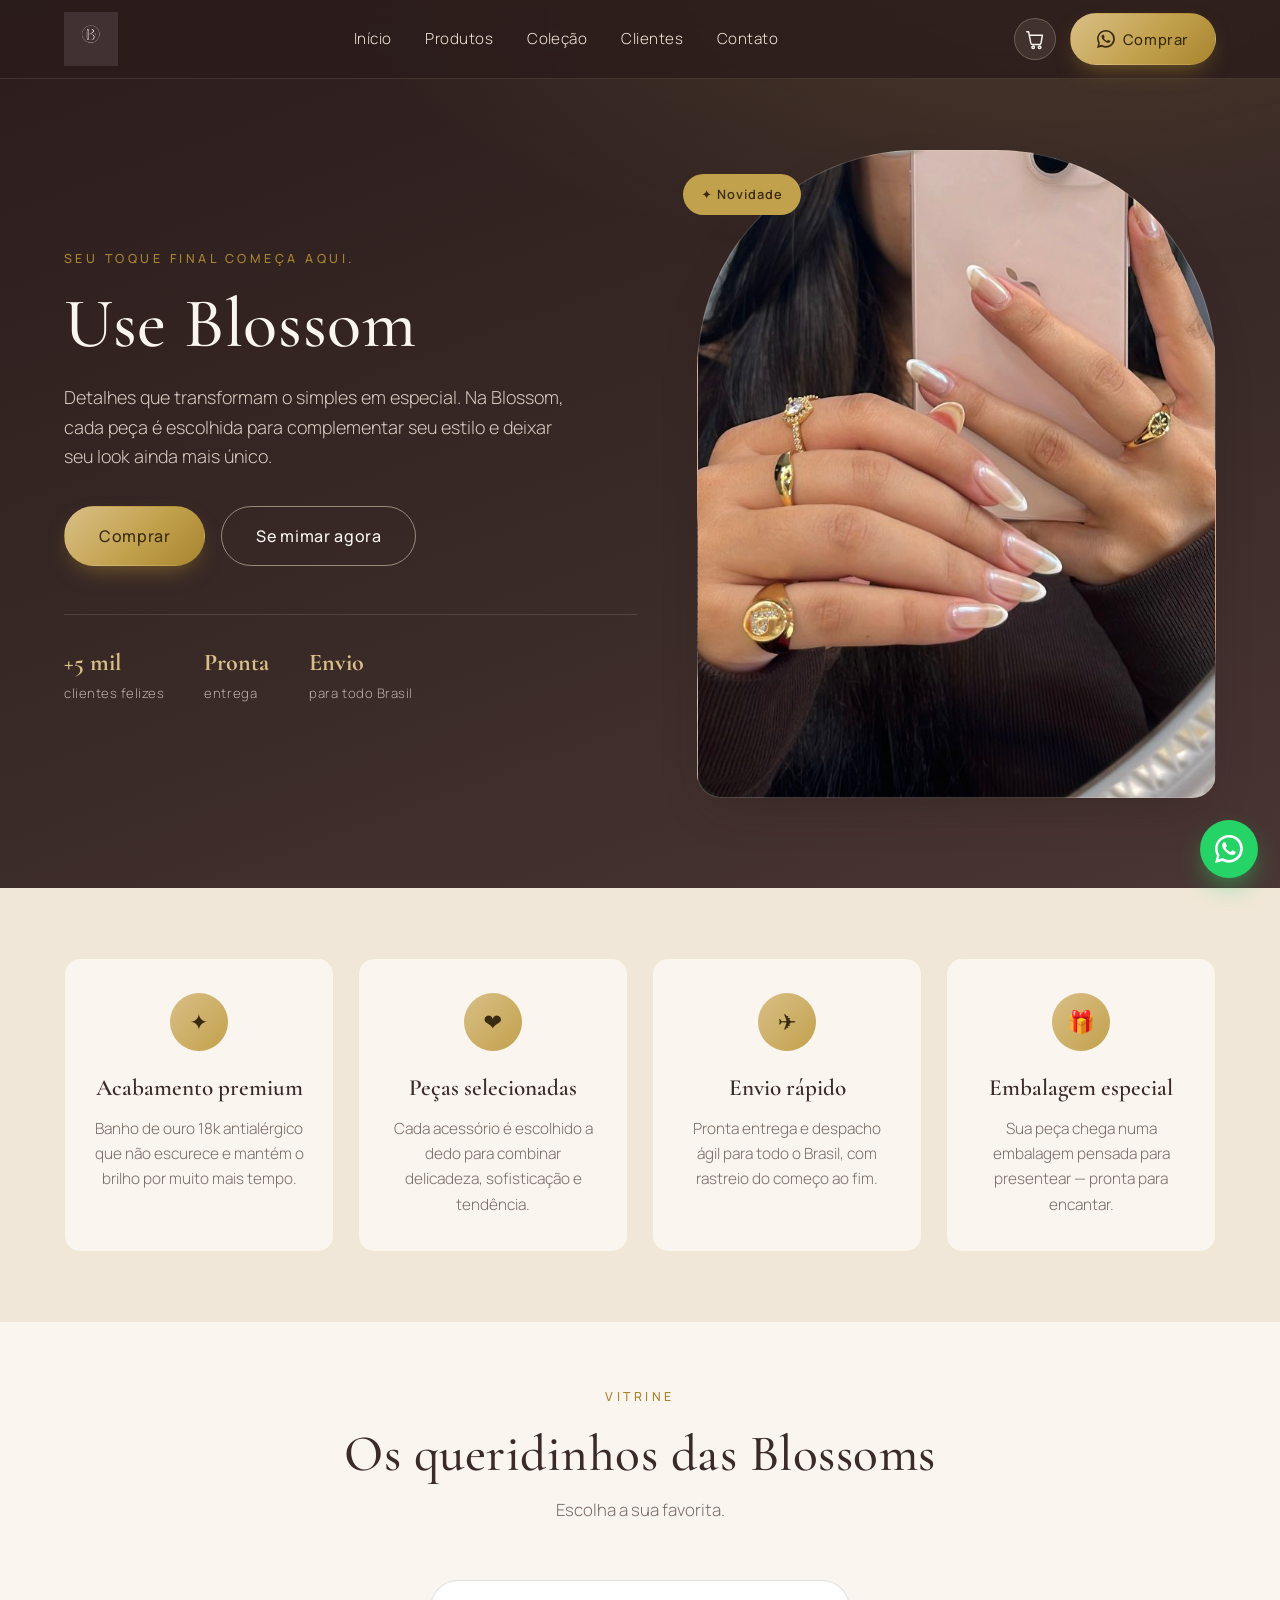
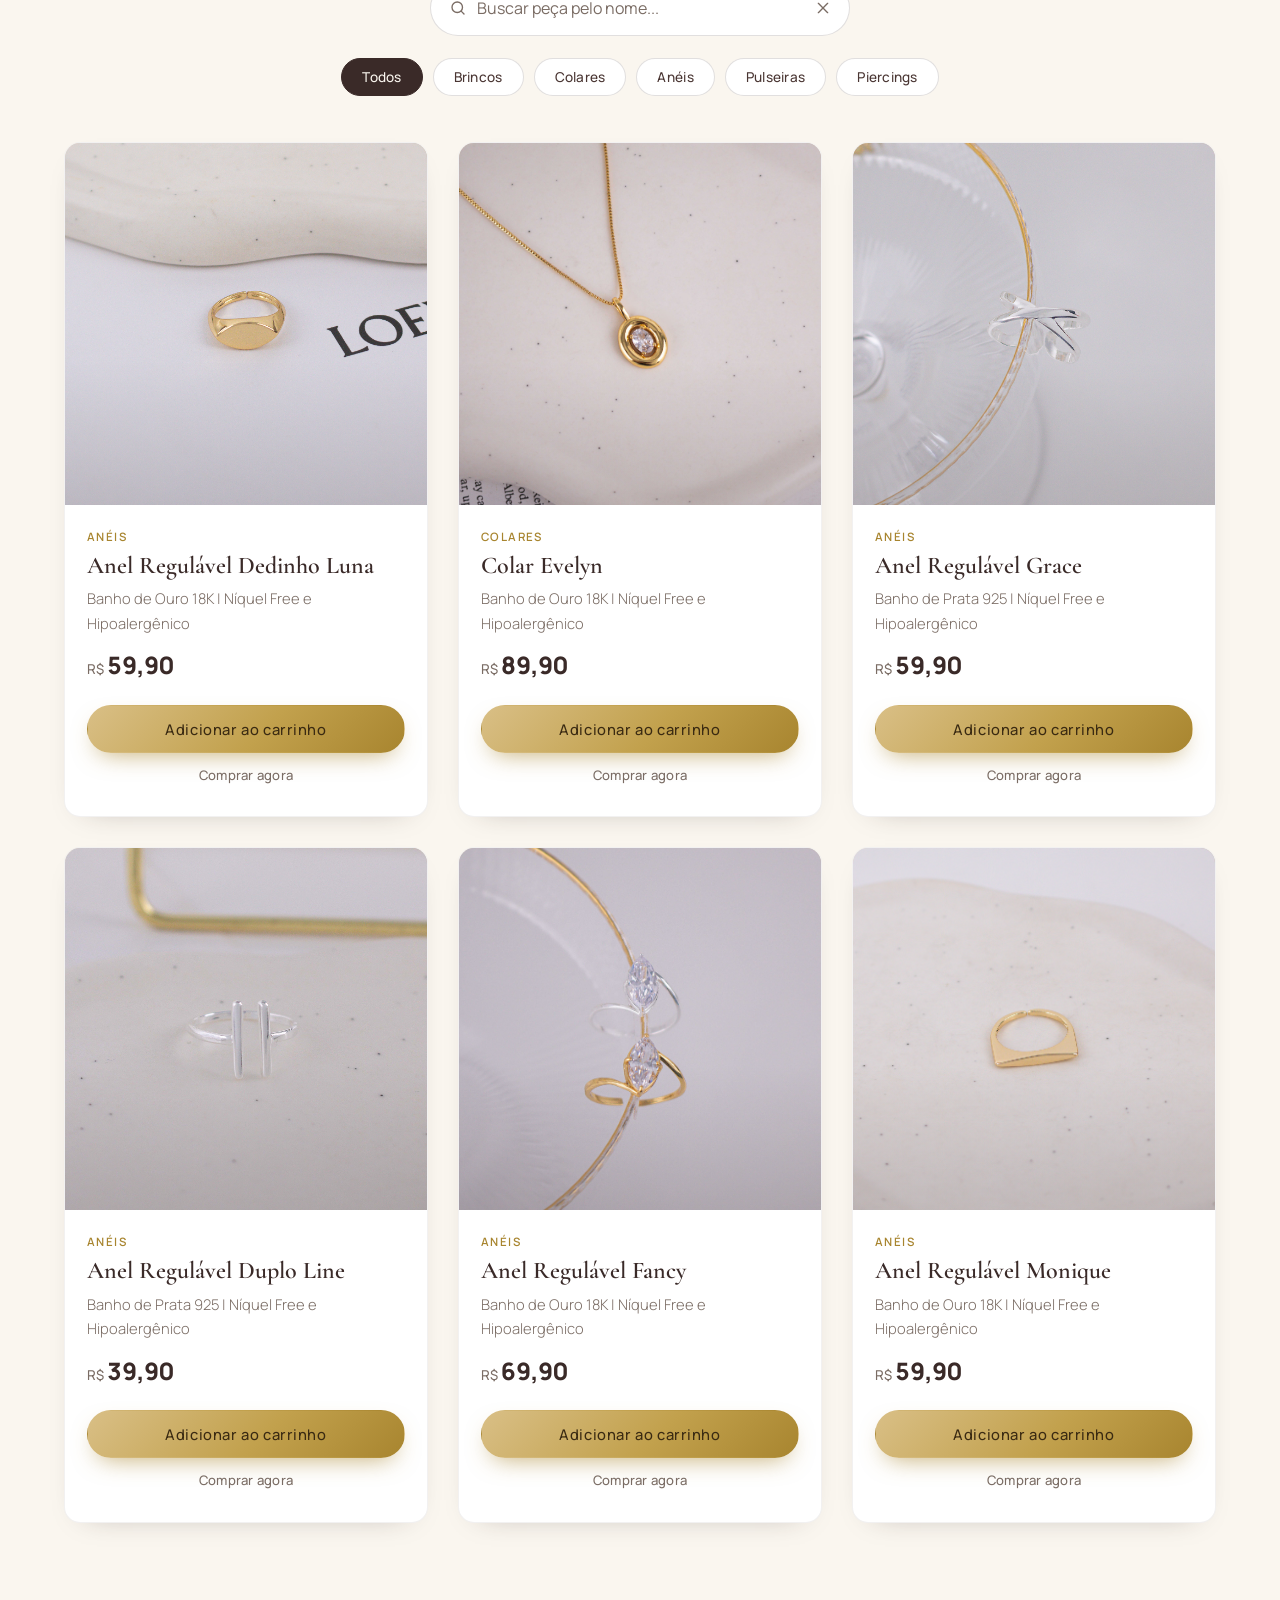
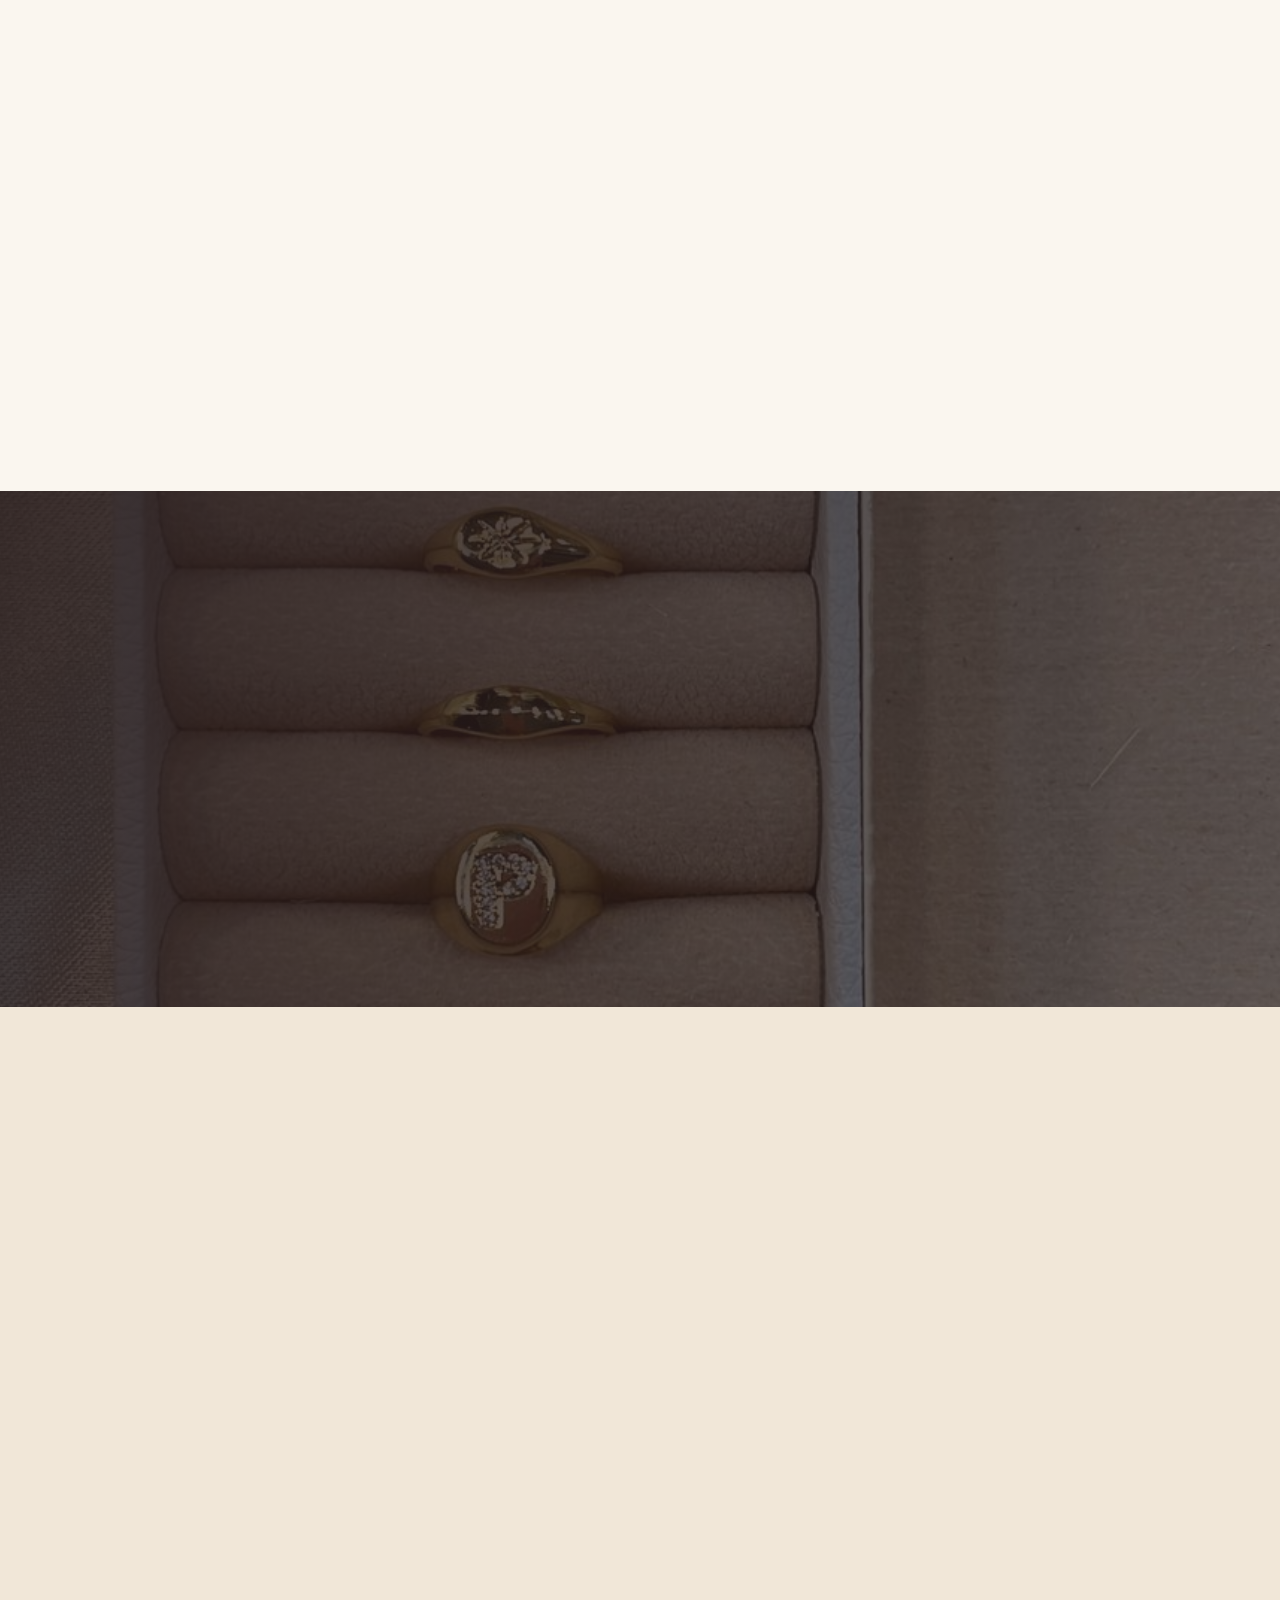
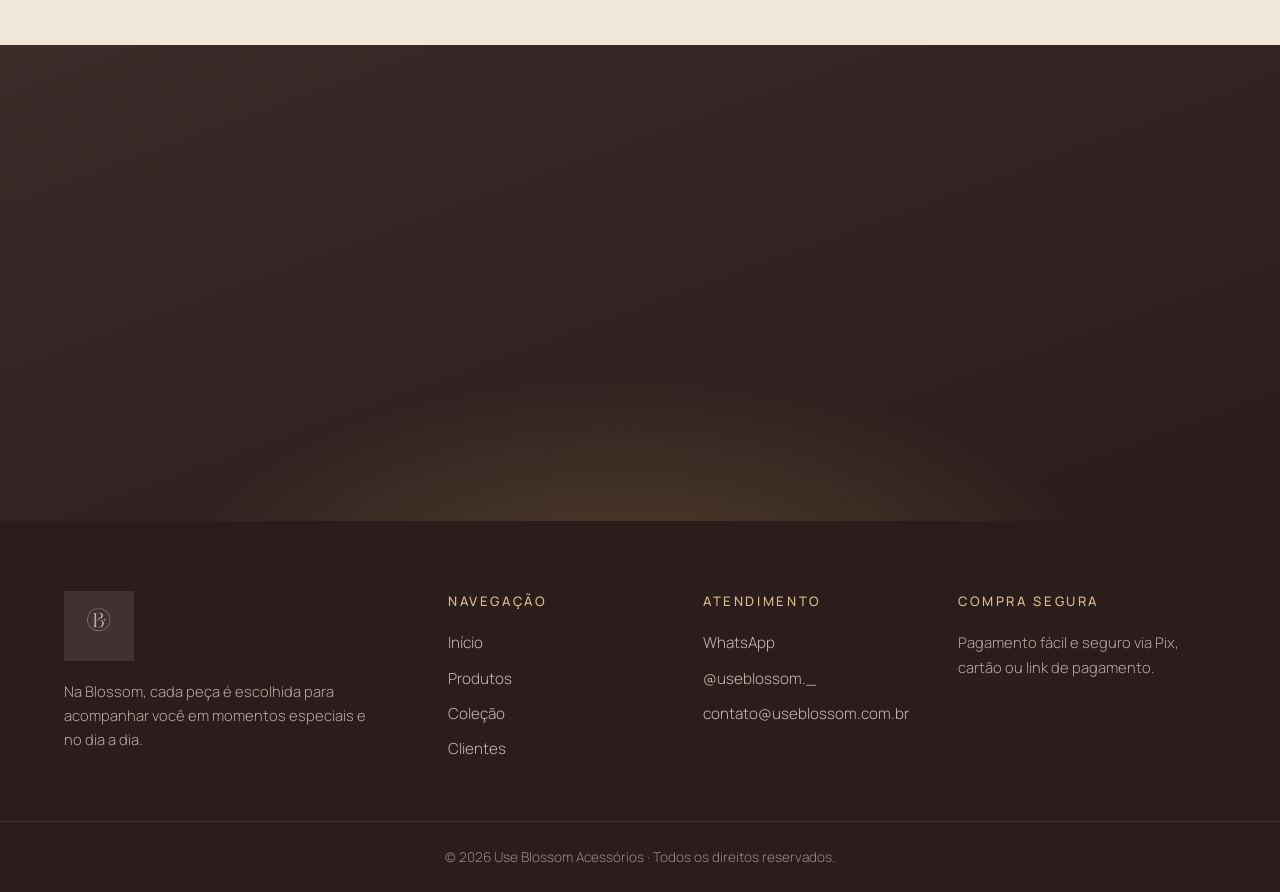
<file: index.html>
<!DOCTYPE html>
<html lang="pt-BR">
<head>
  <meta charset="UTF-8" />
  <meta name="viewport" content="width=device-width, initial-scale=1.0" />
  <meta name="description" content="Use Blossom — Acessórios femininos delicados e sofisticados. Peças banhadas a ouro que transformam qualquer look." />
  <title>Use Blossom · Acessórios que florescem em você</title>

  <!-- Fonts -->
  <link rel="preconnect" href="https://fonts.googleapis.com" />
  <link rel="preconnect" href="https://fonts.gstatic.com" crossorigin />
  <link href="https://fonts.googleapis.com/css2?family=Cormorant+Garamond:ital,wght@0,400;0,500;0,600;1,400&amp;family=Manrope:wght@300;400;500;600;700;800&amp;display=swap" rel="stylesheet" />

  <link rel="stylesheet" href="styles.css" />
</head>
<body>

  <!-- ===================== HEADER ===================== -->
  <header class="header" id="header">
    <div class="container header__inner">
      <a href="#inicio" class="brand">
        <img src="images/logo.png" alt="Use Blossom Acessórios" class="brand__logo" onerror="this.style.display='none'" />
        <span class="brand__fallback">
          <span class="brand__name">Use Blossom</span>
          <span class="brand__tag">Acessórios</span>
        </span>
      </a>

      <nav class="nav" id="nav">
        <a href="#inicio" class="nav__link">Início</a>
        <a href="#produtos" class="nav__link">Produtos</a>
        <a href="#colecao" class="nav__link">Coleção</a>
        <a href="#depoimentos" class="nav__link">Clientes</a>
        <a href="#contato" class="nav__link">Contato</a>
      </nav>

      <div class="header__actions">
        <button type="button" class="cart-btn" id="cartToggle" aria-haspopup="dialog" aria-controls="cartDrawer" aria-label="Abrir carrinho de compras">
          <svg viewBox="0 0 24 24" width="22" height="22" fill="none" stroke="currentColor" stroke-width="1.6" stroke-linecap="round" stroke-linejoin="round" aria-hidden="true">
            <path d="M3 4h2l2.4 12.4a2 2 0 0 0 2 1.6h7.2a2 2 0 0 0 2-1.6L20 8H6"/>
            <circle cx="10" cy="21" r="1.4"/><circle cx="17" cy="21" r="1.4"/>
          </svg>
          <span class="cart-btn__badge" id="cartBadge" hidden>0</span>
        </button>
        <a href="#produtos" data-wa data-msg="Olá! Quero comprar um acessório Use Blossom"
           class="btn btn--gold header__cta" target="_blank" rel="noopener">
          <svg viewBox="0 0 24 24" width="18" height="18" fill="currentColor" aria-hidden="true"><path d="M20.5 3.5A11.8 11.8 0 0 0 12 0C5.4 0 .1 5.3.1 11.9c0 2.1.6 4.1 1.6 5.9L0 24l6.4-1.7c1.7.9 3.6 1.4 5.6 1.4 6.6 0 11.9-5.3 11.9-11.9 0-3.2-1.2-6.1-3.4-8.3zM12 21.4c-1.8 0-3.5-.5-5-1.4l-.4-.2-3.7 1 1-3.6-.2-.4a9.5 9.5 0 0 1-1.5-5.1c0-5.3 4.3-9.6 9.7-9.6 2.6 0 5 1 6.8 2.8a9.5 9.5 0 0 1 2.8 6.8c0 5.3-4.3 9.7-9.8 9.7zm5.3-7.2c-.3-.1-1.7-.9-2-1-.3-.1-.5-.1-.7.1-.2.3-.7 1-.9 1.1-.2.2-.3.2-.6.1-.3-.1-1.2-.5-2.3-1.4-.9-.8-1.4-1.7-1.6-2-.2-.3 0-.5.1-.6l.5-.5c.1-.2.2-.3.3-.5 0-.2 0-.4 0-.5-.1-.2-.7-1.6-.9-2.2-.2-.5-.5-.5-.7-.5h-.6c-.2 0-.5.1-.8.4-.3.3-1 1-1 2.4s1 2.8 1.2 3c.1.2 2 3.1 4.9 4.3.7.3 1.2.5 1.6.6.7.2 1.3.2 1.8.1.5-.1 1.7-.7 1.9-1.4.2-.7.2-1.2.2-1.4-.1-.1-.3-.2-.6-.3z"/></svg>
          <span class="header__cta-text">Comprar</span>
        </a>
        <button class="nav-toggle" id="navToggle" aria-label="Abrir menu">
          <span></span><span></span><span></span>
        </button>
      </div>
    </div>
  </header>

  <!-- ===================== HERO ===================== -->
  <section class="hero" id="inicio">
    <div class="container hero__inner">
      <div class="hero__content reveal">
        <span class="eyebrow" data-c="hero.eyebrow">✦ Coleção 2026 · Banhado a ouro 18k</span>
        <h1 class="hero__title" id="heroTitle">Acessórios que <em>florescem</em> em você</h1>
        <p class="hero__subtitle" data-c="hero.subtitulo">
          Peças delicadas, sofisticadas e atemporais para mulheres marcantes.
          Acabamento premium, brilho que dura e aquele toque de elegância no seu dia a dia.
        </p>
        <div class="hero__actions">
          <a href="#produtos" class="btn btn--gold btn--lg" data-c="hero.botao1">Comprar agora</a>
          <a href="#colecao" class="btn btn--ghost btn--lg" data-c="hero.botao2">Ver coleção</a>
        </div>
        <div class="hero__trust" id="heroTrust">
          <div><strong>+5 mil</strong><span>clientes felizes</span></div>
          <div><strong>Pronta</strong><span>entrega</span></div>
          <div><strong>Envio</strong><span>para todo Brasil</span></div>
        </div>
      </div>

      <div class="hero__media reveal">
        <div class="hero__image" style="background-image:url('images/hero.jpg')"></div>
        <span class="hero__badge">✦ Novidade</span>
      </div>
    </div>
  </section>

  <!-- ===================== DIFERENCIAIS ===================== -->
  <section class="features">
    <div class="container features__grid" id="featuresGrid">
      <article class="feature reveal">
        <span class="feature__icon">✦</span>
        <h3>Acabamento premium</h3>
        <p>Banho de ouro 18k antialérgico que não escurece e mantém o brilho por muito mais tempo.</p>
      </article>
      <article class="feature reveal">
        <span class="feature__icon">❤</span>
        <h3>Peças selecionadas</h3>
        <p>Cada acessório é escolhido a dedo para combinar delicadeza, sofisticação e tendência.</p>
      </article>
      <article class="feature reveal">
        <span class="feature__icon">✈</span>
        <h3>Envio rápido</h3>
        <p>Pronta entrega e despacho ágil para todo o Brasil, com rastreio do começo ao fim.</p>
      </article>
      <article class="feature reveal">
        <span class="feature__icon">🎁</span>
        <h3>Embalagem especial</h3>
        <p>Sua peça chega numa embalagem pensada para presentear — pronta para encantar.</p>
      </article>
    </div>
  </section>

  <!-- ===================== DESTAQUES ===================== -->
  <!-- Aparece só quando houver peças marcadas como destaque no painel /admin -->
  <section class="products products--destaques" id="destaques" hidden>
    <div class="container">
      <div class="section-head reveal">
        <span class="eyebrow" data-c="secao_destaques.eyebrow">Seleção da Blossom</span>
        <h2 class="section-title" data-c="secao_destaques.titulo">Destaques</h2>
        <p class="section-sub" data-c="secao_destaques.subtitulo">As peças que separamos com carinho para você.</p>
      </div>
      <div class="products__grid" id="destaquesGrid"></div>
    </div>
  </section>

  <!-- ===================== PRODUTOS ===================== -->
  <section class="products" id="produtos">
    <div class="container">
      <div class="section-head reveal">
        <span class="eyebrow" data-c="secao_produtos.eyebrow">Vitrine</span>
        <h2 class="section-title" data-c="secao_produtos.titulo">Os queridinhos da loja</h2>
        <p class="section-sub" data-c="secao_produtos.subtitulo">Peças que vendem sozinhas — escolha a sua favorita.</p>
      </div>

      <!-- Busca por nome (aparece quando houver produtos suficientes) -->
      <div class="search" id="searchBox" hidden>
        <label class="sr-only" for="searchInput">Buscar peça pelo nome</label>
        <svg class="search__icon" viewBox="0 0 24 24" width="18" height="18" fill="none" stroke="currentColor" stroke-width="1.8" stroke-linecap="round" aria-hidden="true">
          <circle cx="11" cy="11" r="7" /><path d="M20 20l-3.5-3.5" />
        </svg>
        <input type="search" id="searchInput" class="search__input" placeholder="Buscar peça pelo nome..." autocomplete="off" />
        <button type="button" class="search__clear" id="searchClear" aria-label="Limpar busca">
          <svg viewBox="0 0 24 24" width="16" height="16" fill="none" stroke="currentColor" stroke-width="2" stroke-linecap="round" aria-hidden="true"><path d="M5 5l14 14M19 5L5 19"/></svg>
        </button>
      </div>

      <!-- Filtro de categorias, gerado dinamicamente a partir das categorias existentes nos produtos -->
      <div class="filters" id="filters" role="group" aria-label="Filtrar produtos por categoria"></div>

      <!-- Os produtos são gerados a partir de products.json (editável pelo painel /admin) -->
      <div class="products__grid" id="productsGrid"></div>
      <p class="products__empty" id="productsEmpty" hidden>Nenhum produto nesta categoria no momento.</p>
    </div>
  </section>

  <!-- ===================== COLEÇÃO (banner) ===================== -->
  <section class="collection" id="colecao">
    <div class="collection__bg" style="background-image:url('images/colecao.jpg')"></div>
    <div class="container collection__inner reveal">
      <span class="eyebrow eyebrow--light" data-c="colecao.eyebrow">A coleção</span>
      <h2 class="collection__title" data-c="colecao.titulo">Peças que transformam<br>qualquer look</h2>
      <p class="collection__text" data-c="colecao.texto">
        Acessórios delicados para mulheres marcantes. Do trabalho ao date,
        do casual ao especial — a Use Blossom acompanha cada momento seu.
      </p>
      <a href="#produtos" class="btn btn--gold btn--lg" data-c="colecao.botao">Escolher meu acessório</a>
    </div>
  </section>

  <!-- ===================== DEPOIMENTOS ===================== -->
  <section class="testimonials" id="depoimentos">
    <div class="container">
      <div class="section-head reveal">
        <span class="eyebrow" data-c="secao_depoimentos.eyebrow">Clientes</span>
        <h2 class="section-title" data-c="secao_depoimentos.titulo">Quem usa, ama</h2>
        <p class="section-sub" data-c="secao_depoimentos.subtitulo">Mais de 5 mil pedidos enviados com muito carinho.</p>
      </div>

      <div class="testimonials__grid" id="testimonialsGrid">
        <figure class="quote reveal">
          <div class="quote__stars">★★★★★</div>
          <blockquote>"Apaixonada! O brinco de coração é ainda mais lindo pessoalmente e não escureceu nada. Virei cliente fiel."</blockquote>
          <figcaption>— Marina S.</figcaption>
        </figure>
        <figure class="quote reveal">
          <div class="quote__stars">★★★★★</div>
          <blockquote>"Chegou super rápido e a embalagem é um luxo. Comprei pra mim e já encomendei pra presentear minha mãe."</blockquote>
          <figcaption>— Júlia R.</figcaption>
        </figure>
        <figure class="quote reveal">
          <div class="quote__stars">★★★★★</div>
          <blockquote>"Os anéis combinam com tudo e o dourado é perfeito. Recebi vários elogios no mesmo dia que usei!"</blockquote>
          <figcaption>— Camila A.</figcaption>
        </figure>
      </div>
    </div>
  </section>

  <!-- ===================== CTA FINAL ===================== -->
  <section class="cta">
    <div class="container cta__inner reveal">
      <h2 class="cta__title" data-c="cta.titulo">Escolha agora o acessório perfeito para você</h2>
      <p class="cta__text" data-c="cta.texto">Brilho que dura, elegância que fica. Garanta o seu antes que esgote.</p>
      <a href="#produtos" data-wa data-msg="Olá! Quero comprar na Use Blossom" data-c="cta.botao" class="btn btn--gold btn--lg" target="_blank" rel="noopener">Comprar pelo WhatsApp</a>
    </div>
  </section>

  <!-- ===================== FOOTER ===================== -->
  <footer class="footer" id="contato">
    <div class="container footer__grid">
      <div class="footer__col">
        <img src="images/logo.png" alt="Use Blossom" class="footer__logo" onerror="this.style.display='none'" />
        <p class="footer__about" data-c="footer.sobre">Acessórios femininos delicados e sofisticados, feitos para florescer em você. Banhados a ouro 18k.</p>
      </div>
      <div class="footer__col">
        <h4>Navegação</h4>
        <a href="#inicio">Início</a>
        <a href="#produtos">Produtos</a>
        <a href="#colecao">Coleção</a>
        <a href="#depoimentos">Clientes</a>
      </div>
      <div class="footer__col">
        <h4>Atendimento</h4>
        <a href="#produtos" data-wa data-msg="Olá! Vim pelo site da Use Blossom" target="_blank" rel="noopener">WhatsApp</a>
        <a href="#" data-ig target="_blank" rel="noopener">@useblossom._</a>
        <a href="mailto:contato@useblossom.com.br">contato@useblossom.com.br</a>
      </div>
      <div class="footer__col">
        <h4>Compra segura</h4>
        <p class="footer__about" data-c="footer.compra_segura">Pagamento via Pix, cartão e link seguro.<br>Trocas facilitadas em até 7 dias.</p>
      </div>
    </div>
    <div class="footer__bottom">
      <div class="container">
        <p>© <span id="year"></span> Use Blossom Acessórios · Todos os direitos reservados.</p>
      </div>
    </div>
  </footer>

  <!-- WhatsApp flutuante -->
  <a href="#produtos" data-wa data-msg="Olá! Vim pelo site da Use Blossom"
     class="whatsapp-float" target="_blank" rel="noopener" aria-label="Falar no WhatsApp">
    <svg viewBox="0 0 24 24" width="28" height="28" fill="currentColor" aria-hidden="true"><path d="M20.5 3.5A11.8 11.8 0 0 0 12 0C5.4 0 .1 5.3.1 11.9c0 2.1.6 4.1 1.6 5.9L0 24l6.4-1.7c1.7.9 3.6 1.4 5.6 1.4 6.6 0 11.9-5.3 11.9-11.9 0-3.2-1.2-6.1-3.4-8.3zm-8.5 17.9c-1.8 0-3.5-.5-5-1.4l-.4-.2-3.7 1 1-3.6-.2-.4a9.5 9.5 0 0 1-1.5-5.1c0-5.3 4.3-9.6 9.7-9.6 2.6 0 5 1 6.8 2.8a9.5 9.5 0 0 1 2.8 6.8c0 5.3-4.3 9.7-9.8 9.7zm5.3-7.2c-.3-.1-1.7-.9-2-1-.3-.1-.5-.1-.7.1-.2.3-.7 1-.9 1.1-.2.2-.3.2-.6.1-.3-.1-1.2-.5-2.3-1.4-.9-.8-1.4-1.7-1.6-2-.2-.3 0-.5.1-.6l.5-.5c.1-.2.2-.3.3-.5 0-.2 0-.4 0-.5-.1-.2-.7-1.6-.9-2.2-.2-.5-.5-.5-.7-.5h-.6c-.2 0-.5.1-.8.4-.3.3-1 1-1 2.4s1 2.8 1.2 3c.1.2 2 3.1 4.9 4.3.7.3 1.2.5 1.6.6.7.2 1.3.2 1.8.1.5-.1 1.7-.7 1.9-1.4.2-.7.2-1.2.2-1.4-.1-.1-.3-.2-.6-.3z"/></svg>
  </a>

  <!-- ===================== CARRINHO (drawer) ===================== -->
  <div class="cart-overlay" id="cartOverlay" hidden></div>
  <aside class="cart-drawer" id="cartDrawer" role="dialog" aria-modal="true" aria-label="Carrinho de compras" hidden>
    <div class="cart-drawer__header">
      <h2>Seu carrinho</h2>
      <button type="button" class="cart-drawer__close" id="cartClose" aria-label="Fechar carrinho">
        <svg viewBox="0 0 24 24" width="20" height="20" fill="none" stroke="currentColor" stroke-width="1.8" stroke-linecap="round" aria-hidden="true"><path d="M5 5l14 14M19 5L5 19"/></svg>
      </button>
    </div>
    <div class="cart-drawer__body" id="cartItems"></div>
    <div class="cart-drawer__footer" id="cartFooter" hidden>
      <div class="cart-drawer__subtotal">
        <span>Subtotal</span>
        <strong id="cartSubtotal">R$ 0,00</strong>
      </div>
      <button type="button" class="btn btn--gold btn--lg cart-drawer__checkout" id="cartCheckout">Finalizar pedido pelo WhatsApp</button>
      <p class="cart-drawer__note">O frete é combinado com a gente pelo WhatsApp.</p>
    </div>
  </aside>

  <!-- ===================== QUICK VIEW (modal do produto) ===================== -->
  <div class="qv-overlay" id="qvOverlay" hidden></div>
  <div class="qv-modal" id="qvModal" role="dialog" aria-modal="true" aria-labelledby="qvTitle" hidden>
    <button type="button" class="qv-close" id="qvClose" aria-label="Fechar detalhes do produto">
      <svg viewBox="0 0 24 24" width="20" height="20" fill="none" stroke="currentColor" stroke-width="1.8" stroke-linecap="round" aria-hidden="true"><path d="M5 5l14 14M19 5L5 19"/></svg>
    </button>
    <div class="qv-media">
      <img id="qvImage" alt="" />
      <span class="card__tag" id="qvTag" hidden></span>
    </div>
    <div class="qv-body">
      <span class="card__category" id="qvCategory"></span>
      <h3 class="qv-title" id="qvTitle"></h3>
      <div class="price" id="qvPrice"></div>
      <p class="qv-desc" id="qvDesc"></p>
      <div class="qv-actions">
        <button type="button" class="btn btn--gold btn--lg" id="qvAdd">Adicionar ao carrinho</button>
        <a class="card__buynow" id="qvBuyNow" href="#" target="_blank" rel="noopener">Comprar agora pelo WhatsApp</a>
      </div>
    </div>
  </div>

  <!-- Aviso de "adicionado ao carrinho" / carrinho vazio -->
  <div class="toast" id="toast" role="status" aria-live="polite"></div>

  <script src="script.js"></script>

  <!-- Login do painel: redireciona a cliente para /admin após aceitar o convite -->
  <script src="https://identity.netlify.com/v1/netlify-identity-widget.js"></script>
  <script>
    if (window.netlifyIdentity) {
      window.netlifyIdentity.on("init", (user) => {
        if (!user) {
          window.netlifyIdentity.on("login", () => { document.location.href = "/admin/"; });
        }
      });
    }
  </script>
</body>
</html>
</file>
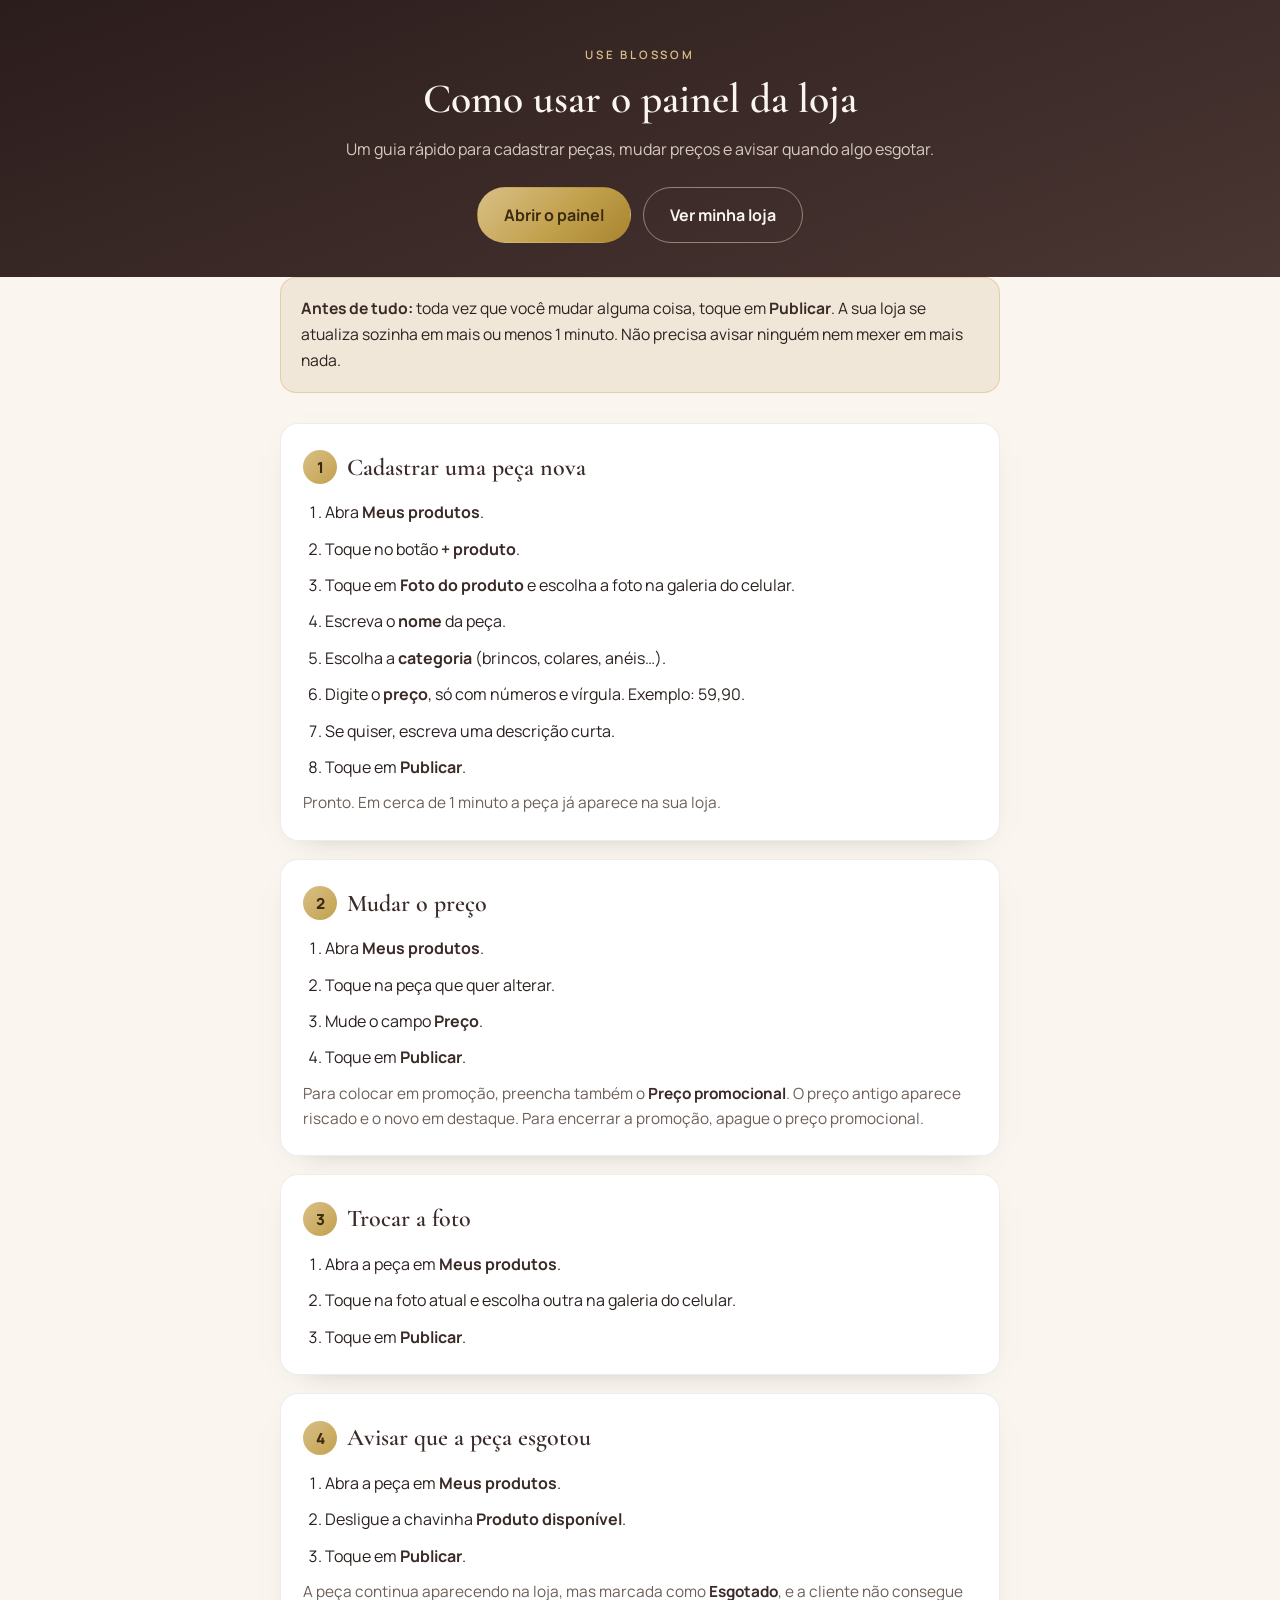
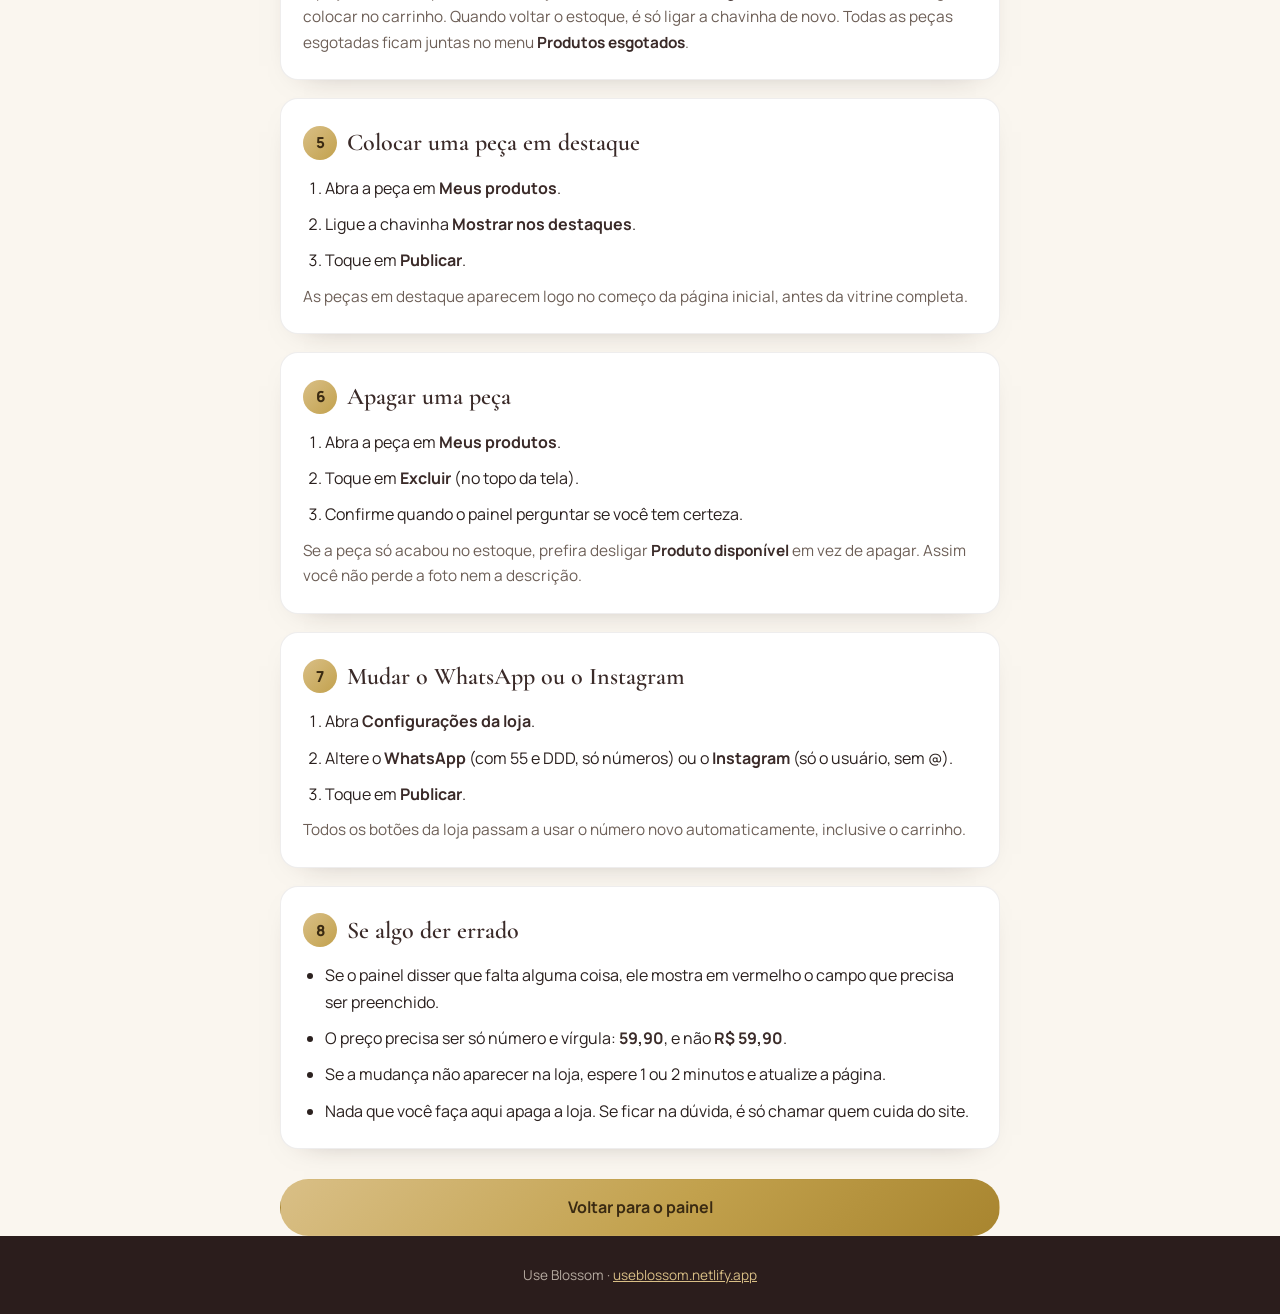
<file: ajuda/index.html>
<!DOCTYPE html>
<html lang="pt-BR">
<head>
  <meta charset="UTF-8" />
  <meta name="viewport" content="width=device-width, initial-scale=1.0, viewport-fit=cover" />
  <meta name="robots" content="noindex" />
  <title>Como usar o painel · Use Blossom</title>

  <link rel="preconnect" href="https://fonts.googleapis.com" />
  <link rel="preconnect" href="https://fonts.gstatic.com" crossorigin />
  <link href="https://fonts.googleapis.com/css2?family=Cormorant+Garamond:wght@500;600&amp;family=Manrope:wght@400;500;600;700;800&amp;display=swap" rel="stylesheet" />

  <style>
    :root {
      --brown-900: #2b1d1c;
      --brown-800: #3a2a28;
      --brown-700: #4a3633;
      --gold: #c2a14d;
      --gold-soft: #d9bf86;
      --gold-deep: #a8852f;
      --beige: #f1e7d8;
      --cream: #faf6ef;
      --ink: #2b211f;
      --muted: #6d5f57;
      --serif: "Cormorant Garamond", Georgia, serif;
      --sans: "Manrope", "Segoe UI", system-ui, sans-serif;
    }

    * { margin: 0; padding: 0; box-sizing: border-box; }
    html { scroll-behavior: smooth; }
    body {
      font-family: var(--sans);
      background: var(--cream);
      color: var(--ink);
      line-height: 1.65;
      -webkit-text-size-adjust: 100%;
      overflow-x: hidden;
    }
    img { max-width: 100%; display: block; }

    .wrap { width: 100%; max-width: 760px; margin: 0 auto; padding: 0 20px; }

    /* ---------- Topo ---------- */
    .topo {
      background: linear-gradient(160deg, var(--brown-900), var(--brown-700));
      color: var(--cream);
      padding: 40px 0 34px;
      text-align: center;
    }
    .topo__eyebrow {
      font-size: .72rem;
      letter-spacing: .24em;
      text-transform: uppercase;
      color: var(--gold-soft);
      font-weight: 600;
    }
    .topo h1 {
      font-family: var(--serif);
      font-weight: 600;
      font-size: clamp(1.9rem, 7vw, 2.6rem);
      line-height: 1.15;
      margin: 10px 0 12px;
    }
    .topo p { color: rgba(241, 231, 216, .85); font-size: 1rem; }

    /* ---------- Botões ---------- */
    .botoes {
      display: flex;
      flex-wrap: wrap;
      gap: 12px;
      justify-content: center;
      margin-top: 24px;
    }
    .btn {
      display: inline-flex;
      align-items: center;
      justify-content: center;
      gap: 8px;
      min-height: 52px;
      padding: 14px 26px;
      border-radius: 999px;
      font-size: 1rem;
      font-weight: 700;
      text-decoration: none;
      border: 1px solid transparent;
      transition: transform .25s ease, filter .25s ease;
    }
    .btn:active { transform: scale(.98); }
    .btn--gold { background: linear-gradient(135deg, var(--gold-soft), var(--gold) 55%, var(--gold-deep)); color: #3a2a12; }
    .btn--ghost { border-color: rgba(234, 217, 194, .5); color: var(--cream); }
    .btn--bloco { width: 100%; }
    .btn:focus-visible { outline: 3px solid var(--gold-soft); outline-offset: 3px; }

    /* ---------- Conteúdo ---------- */
    main { padding: 36px 0 60px; }

    .aviso {
      background: var(--beige);
      border: 1px solid rgba(194, 161, 77, .35);
      border-radius: 16px;
      padding: 18px 20px;
      margin-bottom: 30px;
      font-size: .98rem;
    }
    .aviso strong { color: var(--brown-800); }

    .passo {
      background: #fff;
      border: 1px solid rgba(43, 29, 28, .08);
      border-radius: 18px;
      padding: 24px 22px;
      margin-bottom: 18px;
      box-shadow: 0 10px 30px -24px rgba(43, 29, 28, .5);
    }
    .passo h2 {
      font-family: var(--serif);
      font-size: 1.5rem;
      font-weight: 600;
      color: var(--brown-800);
      margin-bottom: 4px;
      display: flex;
      align-items: center;
      gap: 10px;
    }
    .passo__num {
      flex: none;
      width: 34px; height: 34px;
      display: inline-grid;
      place-items: center;
      border-radius: 50%;
      background: linear-gradient(135deg, var(--gold-soft), var(--gold));
      color: #3a2a12;
      font-family: var(--sans);
      font-size: .95rem;
      font-weight: 800;
    }
    .passo ol, .passo ul { margin: 12px 0 0 0; padding-left: 22px; }
    .passo li { margin-bottom: 10px; font-size: 1rem; }
    .passo li:last-child { margin-bottom: 0; }
    .passo p { margin-top: 10px; color: var(--muted); font-size: .96rem; }
    .destaque-texto { color: var(--brown-800); font-weight: 700; }

    /* ---------- Vídeo ---------- */
    #videoBloco { display: none; margin-bottom: 26px; }
    #videoBloco.tem-video { display: block; }

    /* ---------- Rodapé ---------- */
    .rodape {
      background: var(--brown-900);
      color: rgba(241, 231, 216, .7);
      text-align: center;
      padding: 28px 0;
      font-size: .85rem;
    }
    .rodape a { color: var(--gold-soft); }

    @media (prefers-reduced-motion: reduce) {
      html { scroll-behavior: auto; }
      * { transition-duration: .001ms !important; }
    }
  </style>
</head>
<body>

  <header class="topo">
    <div class="wrap">
      <span class="topo__eyebrow">Use Blossom</span>
      <h1>Como usar o painel da loja</h1>
      <p>Um guia rápido para cadastrar peças, mudar preços e avisar quando algo esgotar.</p>
      <div class="botoes">
        <a class="btn btn--gold" href="/admin/">Abrir o painel</a>
        <a class="btn btn--ghost" href="/" target="_blank" rel="noopener">Ver minha loja</a>
      </div>
    </div>
  </header>

  <main class="wrap">

    <!-- Vídeo tutorial: aparece sozinho quando o link for preenchido no painel -->
    <div id="videoBloco">
      <a class="btn btn--gold btn--bloco" id="videoLink" href="#" target="_blank" rel="noopener">
        <span aria-hidden="true">▶</span> Assistir o tutorial em vídeo
      </a>
    </div>

    <div class="aviso">
      <strong>Antes de tudo:</strong> toda vez que você mudar alguma coisa, toque em
      <strong>Publicar</strong>. A sua loja se atualiza sozinha em mais ou menos 1 minuto.
      Não precisa avisar ninguém nem mexer em mais nada.
    </div>

    <section class="passo">
      <h2><span class="passo__num">1</span> Cadastrar uma peça nova</h2>
      <ol>
        <li>Abra <span class="destaque-texto">Meus produtos</span>.</li>
        <li>Toque no botão <span class="destaque-texto">+ produto</span>.</li>
        <li>Toque em <span class="destaque-texto">Foto do produto</span> e escolha a foto na galeria do celular.</li>
        <li>Escreva o <span class="destaque-texto">nome</span> da peça.</li>
        <li>Escolha a <span class="destaque-texto">categoria</span> (brincos, colares, anéis…).</li>
        <li>Digite o <span class="destaque-texto">preço</span>, só com números e vírgula. Exemplo: 59,90.</li>
        <li>Se quiser, escreva uma descrição curta.</li>
        <li>Toque em <span class="destaque-texto">Publicar</span>.</li>
      </ol>
      <p>Pronto. Em cerca de 1 minuto a peça já aparece na sua loja.</p>
    </section>

    <section class="passo">
      <h2><span class="passo__num">2</span> Mudar o preço</h2>
      <ol>
        <li>Abra <span class="destaque-texto">Meus produtos</span>.</li>
        <li>Toque na peça que quer alterar.</li>
        <li>Mude o campo <span class="destaque-texto">Preço</span>.</li>
        <li>Toque em <span class="destaque-texto">Publicar</span>.</li>
      </ol>
      <p>Para colocar em promoção, preencha também o <span class="destaque-texto">Preço promocional</span>.
      O preço antigo aparece riscado e o novo em destaque. Para encerrar a promoção, apague o preço promocional.</p>
    </section>

    <section class="passo">
      <h2><span class="passo__num">3</span> Trocar a foto</h2>
      <ol>
        <li>Abra a peça em <span class="destaque-texto">Meus produtos</span>.</li>
        <li>Toque na foto atual e escolha outra na galeria do celular.</li>
        <li>Toque em <span class="destaque-texto">Publicar</span>.</li>
      </ol>
    </section>

    <section class="passo">
      <h2><span class="passo__num">4</span> Avisar que a peça esgotou</h2>
      <ol>
        <li>Abra a peça em <span class="destaque-texto">Meus produtos</span>.</li>
        <li>Desligue a chavinha <span class="destaque-texto">Produto disponível</span>.</li>
        <li>Toque em <span class="destaque-texto">Publicar</span>.</li>
      </ol>
      <p>A peça continua aparecendo na loja, mas marcada como <span class="destaque-texto">Esgotado</span>,
      e a cliente não consegue colocar no carrinho. Quando voltar o estoque, é só ligar a chavinha de novo.
      Todas as peças esgotadas ficam juntas no menu <span class="destaque-texto">Produtos esgotados</span>.</p>
    </section>

    <section class="passo">
      <h2><span class="passo__num">5</span> Colocar uma peça em destaque</h2>
      <ol>
        <li>Abra a peça em <span class="destaque-texto">Meus produtos</span>.</li>
        <li>Ligue a chavinha <span class="destaque-texto">Mostrar nos destaques</span>.</li>
        <li>Toque em <span class="destaque-texto">Publicar</span>.</li>
      </ol>
      <p>As peças em destaque aparecem logo no começo da página inicial, antes da vitrine completa.</p>
    </section>

    <section class="passo">
      <h2><span class="passo__num">6</span> Apagar uma peça</h2>
      <ol>
        <li>Abra a peça em <span class="destaque-texto">Meus produtos</span>.</li>
        <li>Toque em <span class="destaque-texto">Excluir</span> (no topo da tela).</li>
        <li>Confirme quando o painel perguntar se você tem certeza.</li>
      </ol>
      <p>Se a peça só acabou no estoque, prefira desligar <span class="destaque-texto">Produto disponível</span>
      em vez de apagar. Assim você não perde a foto nem a descrição.</p>
    </section>

    <section class="passo">
      <h2><span class="passo__num">7</span> Mudar o WhatsApp ou o Instagram</h2>
      <ol>
        <li>Abra <span class="destaque-texto">Configurações da loja</span>.</li>
        <li>Altere o <span class="destaque-texto">WhatsApp</span> (com 55 e DDD, só números) ou o <span class="destaque-texto">Instagram</span> (só o usuário, sem @).</li>
        <li>Toque em <span class="destaque-texto">Publicar</span>.</li>
      </ol>
      <p>Todos os botões da loja passam a usar o número novo automaticamente, inclusive o carrinho.</p>
    </section>

    <section class="passo">
      <h2><span class="passo__num">8</span> Se algo der errado</h2>
      <ul>
        <li>Se o painel disser que falta alguma coisa, ele mostra em vermelho o campo que precisa ser preenchido.</li>
        <li>O preço precisa ser só número e vírgula: <span class="destaque-texto">59,90</span>, e não <span class="destaque-texto">R$ 59,90</span>.</li>
        <li>Se a mudança não aparecer na loja, espere 1 ou 2 minutos e atualize a página.</li>
        <li>Nada que você faça aqui apaga a loja. Se ficar na dúvida, é só chamar quem cuida do site.</li>
      </ul>
    </section>

    <div class="botoes" style="margin-top: 30px;">
      <a class="btn btn--gold btn--bloco" href="/admin/">Voltar para o painel</a>
    </div>
  </main>

  <footer class="rodape">
    <div class="wrap">
      <p>Use Blossom · <a href="/">useblossom.netlify.app</a></p>
    </div>
  </footer>

  <script>
    /* Mostra o botão do vídeo só quando houver um link cadastrado
       em Configurações da loja → Link do vídeo tutorial. */
    (function () {
      fetch("/settings.json", { cache: "no-store" })
        .then(function (r) { return r.ok ? r.json() : null; })
        .then(function (cfg) {
          if (!cfg) return;
          var url = (cfg.videoTutorial || "").trim();
          if (!/^https?:\/\//i.test(url)) return;
          var link = document.getElementById("videoLink");
          var bloco = document.getElementById("videoBloco");
          if (!link || !bloco) return;
          link.href = url;
          bloco.classList.add("tem-video");
        })
        .catch(function () { /* sem link de vídeo: o bloco continua escondido */ });
    })();
  </script>
</body>
</html>
</file>
<file: styles.css>
/* =========================================================
   USE BLOSSOM — Estilos
   Paleta: marrom elegante · dourado · champagne · off-white
   ========================================================= */

:root {
  /* Cores */
  --brown-900: #2b1d1c;   /* marrom profundo (fundo logo) */
  --brown-800: #3a2a28;   /* marrom escuro */
  --brown-700: #4a3633;
  --brown-500: #6b504b;
  --gold:      #c2a14d;   /* dourado principal */
  --gold-soft: #d9bf86;   /* dourado champagne */
  --gold-deep: #a8852f;
  --champagne: #ead9c2;
  --beige:     #f1e7d8;   /* bege claro */
  --cream:     #faf6ef;   /* off-white */
  --ink:       #2b211f;   /* texto sobre claro */
  --muted:     #7a6c64;   /* texto secundário */

  /* Tipografia */
  --serif: "Cormorant Garamond", Georgia, serif;
  --sans:  "Manrope", "Segoe UI", system-ui, sans-serif;

  /* Layout */
  --max: 1200px;
  --radius: 16px;
  --shadow: 0 18px 50px -20px rgba(43, 29, 28, .45);
  --transition: .35s cubic-bezier(.2, .7, .2, 1);
}

* { margin: 0; padding: 0; box-sizing: border-box; }

html { scroll-behavior: smooth; }

@media (prefers-reduced-motion: reduce) {
  html { scroll-behavior: auto; }
  *, *::before, *::after {
    animation-duration: .001ms !important;
    animation-iteration-count: 1 !important;
    transition-duration: .001ms !important;
    scroll-behavior: auto !important;
  }
}

body.no-scroll { overflow: hidden; }

/* O atributo hidden do HTML sempre vence as regras de display abaixo.
   Sem isto, elementos escondidos pelo JavaScript continuariam na tela
   (era o caso do badge do carrinho, que aparecia com "0"). */
[hidden] { display: none !important; }

:focus-visible {
  outline: 2px solid var(--gold-deep);
  outline-offset: 2px;
}

body {
  font-family: var(--sans);
  color: var(--ink);
  background: var(--cream);
  line-height: 1.65;
  font-weight: 300;
  overflow-x: hidden;
}

img { max-width: 100%; display: block; }

.container {
  width: 100%;
  max-width: var(--max);
  margin: 0 auto;
  padding: 0 24px;
}

/* ---------- Tipografia utilitária ---------- */
.eyebrow {
  display: inline-block;
  font-family: var(--sans);
  font-size: .78rem;
  letter-spacing: .28em;
  text-transform: uppercase;
  color: var(--gold-deep);
  font-weight: 500;
  margin-bottom: 18px;
}
.eyebrow--light { color: var(--gold-soft); }

.section-title {
  font-family: var(--serif);
  font-weight: 500;
  font-size: clamp(2rem, 4.5vw, 3.2rem);
  line-height: 1.1;
  color: var(--brown-800);
  letter-spacing: .01em;
}
.section-sub { color: var(--muted); margin-top: 14px; font-size: 1.05rem; }

.section-head { text-align: center; max-width: 640px; margin: 0 auto 56px; }

/* ---------- Botões ---------- */
.btn {
  display: inline-flex;
  align-items: center;
  justify-content: center;
  gap: 8px;
  font-family: var(--sans);
  font-weight: 500;
  font-size: .92rem;
  letter-spacing: .04em;
  padding: 13px 26px;
  border-radius: 999px;
  border: 1px solid transparent;
  cursor: pointer;
  text-decoration: none;
  transition: transform var(--transition), box-shadow var(--transition), background var(--transition), color var(--transition);
  white-space: nowrap;
}
.btn--lg { padding: 16px 34px; font-size: 1rem; }

.btn--gold {
  background: linear-gradient(135deg, var(--gold-soft), var(--gold) 55%, var(--gold-deep));
  color: #3a2a12;
  box-shadow: 0 10px 24px -10px rgba(168, 133, 47, .7);
}
.btn--gold:hover {
  transform: translateY(-3px);
  box-shadow: 0 16px 32px -10px rgba(168, 133, 47, .85);
}

.btn--ghost {
  background: transparent;
  color: var(--cream);
  border-color: rgba(234, 217, 194, .55);
}
.btn--ghost:hover {
  background: rgba(234, 217, 194, .12);
  border-color: var(--gold-soft);
  transform: translateY(-3px);
}

/* =========================================================
   HEADER
   ========================================================= */
.header {
  position: fixed;
  inset: 0 0 auto 0;
  z-index: 100;
  background: rgba(43, 29, 28, .82);
  backdrop-filter: blur(12px);
  border-bottom: 1px solid rgba(234, 217, 194, .12);
  transition: background var(--transition), padding var(--transition);
}
.header.scrolled { background: rgba(43, 29, 28, .96); }

.header__inner {
  display: flex;
  align-items: center;
  justify-content: space-between;
  height: 78px;
}

.brand { display: flex; align-items: center; gap: 12px; text-decoration: none; }
.brand__logo { height: 54px; width: auto; }
.brand__fallback { display: none; flex-direction: column; line-height: 1; }
.brand__logo[style*="none"] + .brand__fallback,
.brand__fallback { /* sempre disponível como texto se a logo sumir */ }
.brand__name { font-family: var(--serif); font-size: 1.5rem; color: var(--cream); letter-spacing: .02em; }
.brand__tag { font-size: .62rem; letter-spacing: .35em; text-transform: uppercase; color: var(--gold-soft); }

/* quando a logo falha (display:none via onerror), mostramos o texto */
.brand__logo[style*="display: none"] ~ .brand__fallback { display: flex; }

.nav { display: flex; gap: 34px; }
.nav__link {
  position: relative;
  color: var(--beige);
  text-decoration: none;
  font-size: .95rem;
  letter-spacing: .03em;
  padding: 6px 0;
  transition: color var(--transition);
}
.nav__link::after {
  content: "";
  position: absolute;
  left: 0; bottom: 0;
  width: 0; height: 1.5px;
  background: var(--gold-soft);
  transition: width var(--transition);
}
.nav__link:hover { color: #fff; }
.nav__link:hover::after { width: 100%; }

.header__actions { display: flex; align-items: center; gap: 14px; }

/* ---------- Botão de carrinho (header) ---------- */
.cart-btn {
  position: relative;
  display: inline-flex;
  align-items: center;
  justify-content: center;
  width: 42px; height: 42px;
  border-radius: 50%;
  background: rgba(234, 217, 194, .1);
  border: 1px solid rgba(234, 217, 194, .25);
  color: var(--cream);
  cursor: pointer;
  transition: background var(--transition), transform var(--transition), border-color var(--transition);
}
.cart-btn:hover { background: rgba(234, 217, 194, .18); border-color: var(--gold-soft); transform: translateY(-2px); }
.cart-btn__badge {
  position: absolute;
  top: -4px; right: -4px;
  min-width: 19px;
  height: 19px;
  padding: 0 5px;
  display: inline-flex;
  align-items: center;
  justify-content: center;
  background: var(--gold);
  color: #3a2a12;
  font-size: .68rem;
  font-weight: 700;
  font-variant-numeric: tabular-nums;
  border-radius: 999px;
  border: 2px solid var(--brown-900);
}
.cart-btn__badge--pulse { animation: cartPulse .5s ease; }
@keyframes cartPulse {
  0%   { transform: scale(1); }
  35%  { transform: scale(1.35); }
  100% { transform: scale(1); }
}

.nav-toggle {
  display: none;
  flex-direction: column;
  gap: 5px;
  background: none;
  border: 0;
  cursor: pointer;
  padding: 6px;
}
.nav-toggle span {
  width: 26px; height: 2px;
  background: var(--cream);
  border-radius: 2px;
  transition: var(--transition);
}
.nav-toggle.open span:nth-child(1) { transform: translateY(7px) rotate(45deg); }
.nav-toggle.open span:nth-child(2) { opacity: 0; }
.nav-toggle.open span:nth-child(3) { transform: translateY(-7px) rotate(-45deg); }

/* =========================================================
   HERO
   ========================================================= */
.hero {
  position: relative;
  background:
    radial-gradient(1200px 600px at 80% -10%, rgba(194, 161, 77, .18), transparent 60%),
    linear-gradient(160deg, var(--brown-900), var(--brown-800) 60%, var(--brown-700));
  color: var(--cream);
  padding: 150px 0 90px;
}
.hero__inner {
  display: grid;
  grid-template-columns: 1.05fr .95fr;
  gap: 60px;
  align-items: center;
}
.hero__title {
  font-family: var(--serif);
  font-weight: 500;
  font-size: clamp(2.6rem, 5.5vw, 4.4rem);
  line-height: 1.05;
  letter-spacing: .01em;
  margin-bottom: 22px;
}
.hero__title em { color: var(--gold-soft); font-style: italic; }
.hero__subtitle {
  font-size: 1.12rem;
  color: rgba(241, 231, 216, .85);
  max-width: 520px;
  margin-bottom: 34px;
}
.hero__actions { display: flex; gap: 16px; flex-wrap: wrap; margin-bottom: 48px; }

.hero__trust {
  display: flex;
  gap: 40px;
  padding-top: 28px;
  border-top: 1px solid rgba(234, 217, 194, .15);
}
.hero__trust div { display: flex; flex-direction: column; }
.hero__trust strong { font-family: var(--serif); font-size: 1.5rem; color: var(--gold-soft); }
.hero__trust span { font-size: .82rem; letter-spacing: .04em; color: rgba(241,231,216,.7); }

.hero__media { position: relative; }
.hero__image {
  width: 100%;
  aspect-ratio: 4 / 5;
  min-height: 460px; /* fallback p/ navegadores sem suporte a aspect-ratio */
  border-radius: 220px 220px 24px 24px;
  background: linear-gradient(160deg, var(--champagne), var(--brown-500));
  background-size: cover;
  background-position: center;
  box-shadow: var(--shadow);
  border: 1px solid rgba(234, 217, 194, .25);
}
.hero__badge {
  position: absolute;
  top: 24px; left: -14px;
  background: var(--gold);
  color: #3a2a12;
  font-size: .8rem;
  font-weight: 600;
  letter-spacing: .08em;
  padding: 10px 18px;
  border-radius: 999px;
  box-shadow: var(--shadow);
}

/* =========================================================
   FEATURES
   ========================================================= */
.features {
  background: var(--beige);
  padding: 70px 0;
}
.features__grid {
  display: grid;
  grid-template-columns: repeat(4, 1fr);
  gap: 24px;
}
.feature {
  background: var(--cream);
  border: 1px solid rgba(194, 161, 77, .18);
  border-radius: var(--radius);
  padding: 34px 28px;
  text-align: center;
  transition: transform var(--transition), box-shadow var(--transition);
}
.feature:hover { transform: translateY(-6px); box-shadow: var(--shadow); }
.feature__icon {
  display: inline-grid;
  place-items: center;
  width: 58px; height: 58px;
  border-radius: 50%;
  background: linear-gradient(135deg, var(--gold-soft), var(--gold));
  color: #3a2a12;
  font-size: 1.4rem;
  margin-bottom: 18px;
}
.feature h3 { font-family: var(--serif); font-size: 1.45rem; color: var(--brown-800); margin-bottom: 8px; font-weight: 600; }
.feature p { color: var(--muted); font-size: .96rem; }

/* Só para leitores de tela (some da tela, continua sendo lido) */
.sr-only {
  position: absolute;
  width: 1px; height: 1px;
  padding: 0; margin: -1px;
  overflow: hidden;
  clip: rect(0, 0, 0, 0);
  white-space: nowrap;
  border: 0;
}

/* =========================================================
   PRODUTOS
   ========================================================= */
.products { padding: 100px 0; }
.products--destaques { padding: 100px 0 40px; }
.products--destaques + .products { padding-top: 60px; }

/* ---------- Busca ---------- */
.search {
  position: relative;
  display: flex;
  align-items: center;
  gap: 10px;
  max-width: 420px;
  margin: 0 auto 22px;
  background: #fff;
  border: 1px solid rgba(43, 29, 28, .14);
  border-radius: 999px;
  padding: 4px 8px 4px 18px;
  transition: border-color var(--transition), box-shadow var(--transition);
}
.search:focus-within { border-color: var(--gold); box-shadow: 0 0 0 3px rgba(194, 161, 77, .16); }
.search__icon { color: var(--muted); flex: none; }
.search__input {
  flex: 1;
  min-width: 0;
  border: 0;
  outline: none;
  background: transparent;
  font-family: var(--sans);
  font-size: 1rem; /* 16px evita zoom automático no celular */
  color: var(--ink);
  padding: 12px 0;
}
.search__input::placeholder { color: var(--muted); }
.search__input::-webkit-search-cancel-button { display: none; }
.search__clear {
  flex: none;
  width: 36px; height: 36px;
  display: inline-grid;
  place-items: center;
  border: 0;
  border-radius: 50%;
  background: transparent;
  color: var(--muted);
  cursor: pointer;
  transition: background var(--transition), color var(--transition);
}
.search__clear:hover { background: var(--beige); color: var(--brown-800); }

/* ---------- Filtro de categorias ---------- */
.filters {
  display: flex;
  flex-wrap: nowrap;
  overflow-x: auto;
  gap: 10px;
  justify-content: flex-start;
  margin-bottom: 40px;
  padding-bottom: 6px;
  scrollbar-width: none;
}
.filters::-webkit-scrollbar { display: none; }
@media (min-width: 700px) {
  .filters { flex-wrap: wrap; justify-content: center; overflow-x: visible; }
}
.filter-btn {
  flex: none;
  font-family: var(--sans);
  font-size: .85rem;
  font-weight: 500;
  letter-spacing: .02em;
  color: var(--brown-700);
  background: #fff;
  border: 1px solid rgba(43, 29, 28, .14);
  padding: 9px 20px;
  border-radius: 999px;
  cursor: pointer;
  white-space: nowrap;
  transition: background var(--transition), color var(--transition), border-color var(--transition);
}
.filter-btn:hover { border-color: var(--gold); color: var(--gold-deep); }
.filter-btn[aria-pressed="true"] {
  background: var(--brown-800);
  border-color: var(--brown-800);
  color: var(--cream);
}

.products__grid {
  display: grid;
  grid-template-columns: repeat(3, 1fr);
  gap: 30px;
}
.products__empty {
  text-align: center;
  color: var(--muted);
  padding: 40px 0;
}
.card {
  background: #fff;
  border-radius: var(--radius);
  overflow: hidden;
  border: 1px solid rgba(43, 29, 28, .06);
  box-shadow: 0 10px 30px -22px rgba(43, 29, 28, .4);
  transition: transform var(--transition), box-shadow var(--transition);
  display: flex;
  flex-direction: column;
}
.card.is-hidden { display: none; }
.card:hover { transform: translateY(-8px); box-shadow: var(--shadow); }
.card__media {
  position: relative;
  display: block;
  width: 100%;
  aspect-ratio: 1 / 1;
  min-height: 260px; /* fallback p/ navegadores sem suporte a aspect-ratio */
  background: linear-gradient(160deg, var(--champagne), var(--brown-500));
  border: 0;
  padding: 0;
  cursor: pointer;
  overflow: hidden;
}
.card__media img {
  position: absolute; inset: 0;
  width: 100%; height: 100%;
  object-fit: cover;
  object-position: center;
  transition: transform .6s ease;
}
.card:hover .card__media img { transform: scale(1.05); }
.card__media::after {
  content: "";
  position: absolute; inset: 0;
  background: linear-gradient(to top, rgba(43,29,28,.12), transparent 40%);
  pointer-events: none;
}
.card__tag {
  position: absolute;
  top: 14px; left: 14px;
  z-index: 1;
  background: var(--brown-800);
  color: var(--gold-soft);
  font-size: .72rem;
  font-weight: 600;
  letter-spacing: .1em;
  text-transform: uppercase;
  padding: 6px 14px;
  border-radius: 999px;
}
.card__tag--promo {
  background: linear-gradient(135deg, var(--gold-soft), var(--gold) 60%, var(--gold-deep));
  color: #3a2a12;
}
.card__tag--esgotado {
  background: var(--brown-900);
  color: var(--cream);
}

/* ---------- Produto esgotado ---------- */
.card--esgotado .card__media img { filter: grayscale(.65); opacity: .72; }
.card--esgotado:hover { transform: none; box-shadow: 0 10px 30px -22px rgba(43, 29, 28, .4); }
.card--esgotado:hover .card__media img { transform: none; }
.card--esgotado .price__value { color: var(--muted); }

.btn--esgotado {
  background: var(--beige);
  color: var(--muted);
  border-color: rgba(43, 29, 28, .12);
  cursor: not-allowed;
  box-shadow: none;
}
.btn--esgotado:hover { transform: none; box-shadow: none; }

.card__buynow--off {
  text-align: center;
  font-size: .8rem;
  color: var(--muted);
  padding: 4px;
}
.card__body { padding: 22px 22px 26px; display: flex; flex-direction: column; gap: 6px; flex: 1; }
.card__category {
  font-family: var(--sans);
  font-size: .72rem;
  font-weight: 600;
  letter-spacing: .12em;
  text-transform: uppercase;
  color: var(--gold-deep);
}
.card__title { font-family: var(--serif); font-size: 1.5rem; color: var(--brown-800); font-weight: 600; line-height: 1.2; }
.card__title-btn {
  background: none; border: 0; padding: 0; margin: 0;
  font: inherit; color: inherit; text-align: left;
  cursor: pointer;
}
.card__desc { color: var(--muted); font-size: .92rem; flex: 1; }

/* ---------- Preço (hierarquia) ---------- */
.price { display: flex; align-items: baseline; gap: 10px; flex-wrap: wrap; margin-top: 4px; }
.price__old {
  font-family: var(--sans);
  font-size: .85rem;
  color: var(--muted);
  text-decoration: line-through;
  font-variant-numeric: tabular-nums;
}
.price__current { display: inline-flex; align-items: baseline; gap: 3px; }
.price__symbol {
  font-family: var(--sans);
  font-size: .85rem;
  font-weight: 500;
  color: var(--muted);
}
.price__value {
  font-family: var(--sans);
  font-size: 1.5rem;
  font-weight: 800;
  color: var(--brown-800);
  letter-spacing: -.01em;
  font-variant-numeric: tabular-nums;
}

.card__actions { display: flex; flex-direction: column; align-items: stretch; gap: 8px; margin-top: 14px; }
.card__add { width: 100%; }
.card__buynow {
  text-align: center;
  font-family: var(--sans);
  font-size: .82rem;
  font-weight: 500;
  letter-spacing: .02em;
  color: var(--muted);
  text-decoration: none;
  padding: 4px;
  transition: color var(--transition);
}
.card__buynow:hover { color: var(--gold-deep); text-decoration: underline; }

/* =========================================================
   COLEÇÃO (banner)
   ========================================================= */
.collection {
  position: relative;
  padding: 120px 0;
  color: var(--cream);
  overflow: hidden;
}
.collection__bg {
  position: absolute; inset: 0;
  background: linear-gradient(160deg, var(--brown-900), var(--brown-700));
  background-size: cover;
  background-position: center;
  transform: scale(1.05);
}
.collection__bg::after {
  content: "";
  position: absolute; inset: 0;
  background: linear-gradient(120deg, rgba(43,29,28,.92), rgba(43,29,28,.55));
}
.collection__inner { position: relative; max-width: 620px; }
.collection__title {
  font-family: var(--serif);
  font-weight: 500;
  font-size: clamp(2.2rem, 5vw, 3.6rem);
  line-height: 1.08;
  margin-bottom: 20px;
}
.collection__text { color: rgba(241,231,216,.85); font-size: 1.1rem; margin-bottom: 32px; }

/* =========================================================
   DEPOIMENTOS
   ========================================================= */
.testimonials { padding: 100px 0; background: var(--beige); }
.testimonials__grid {
  display: grid;
  grid-template-columns: repeat(3, 1fr);
  gap: 26px;
}
.quote {
  background: var(--cream);
  border: 1px solid rgba(194, 161, 77, .2);
  border-radius: var(--radius);
  padding: 34px 30px;
  transition: transform var(--transition), box-shadow var(--transition);
}
.quote:hover { transform: translateY(-6px); box-shadow: var(--shadow); }
.quote__stars { color: var(--gold); letter-spacing: .15em; margin-bottom: 14px; }
.quote blockquote {
  font-family: var(--serif);
  font-size: 1.3rem;
  line-height: 1.45;
  color: var(--brown-800);
  font-style: italic;
  margin-bottom: 16px;
}
.quote figcaption { color: var(--muted); font-size: .9rem; letter-spacing: .05em; }

/* =========================================================
   CTA FINAL
   ========================================================= */
.cta {
  background:
    radial-gradient(800px 400px at 50% 120%, rgba(194,161,77,.25), transparent 60%),
    linear-gradient(160deg, var(--brown-800), var(--brown-900));
  color: var(--cream);
  padding: 110px 0;
}
.cta__inner { text-align: center; max-width: 700px; margin: 0 auto; }
.cta__title {
  font-family: var(--serif);
  font-weight: 500;
  font-size: clamp(2rem, 4.5vw, 3.2rem);
  line-height: 1.1;
  margin-bottom: 18px;
}
.cta__text { color: rgba(241,231,216,.85); font-size: 1.15rem; margin-bottom: 34px; }

/* =========================================================
   FOOTER
   ========================================================= */
.footer { background: var(--brown-900); color: var(--beige); padding-top: 70px; }
.footer__grid {
  display: grid;
  grid-template-columns: 1.6fr 1fr 1fr 1.2fr;
  gap: 40px;
  padding-bottom: 50px;
}
.footer__logo { height: 70px; margin-bottom: 18px; }
.footer__about { color: rgba(241,231,216,.7); font-size: .92rem; max-width: 320px; }
.footer__col h4 {
  font-family: var(--sans);
  font-size: .82rem;
  letter-spacing: .2em;
  text-transform: uppercase;
  color: var(--gold-soft);
  margin-bottom: 18px;
  font-weight: 500;
}
.footer__col a {
  display: block;
  color: rgba(241,231,216,.78);
  text-decoration: none;
  font-size: .95rem;
  margin-bottom: 10px;
  transition: color var(--transition), padding-left var(--transition);
}
.footer__col a:hover { color: var(--gold-soft); padding-left: 5px; }
.footer__bottom {
  border-top: 1px solid rgba(234,217,194,.12);
  padding: 24px 0;
  text-align: center;
}
.footer__bottom p { color: rgba(241,231,216,.55); font-size: .85rem; }

/* =========================================================
   WHATSAPP FLUTUANTE
   ========================================================= */
.whatsapp-float {
  position: fixed;
  right: 22px; bottom: 22px;
  z-index: 200;
  width: 58px; height: 58px;
  display: grid; place-items: center;
  background: #25d366;
  color: #fff;
  border-radius: 50%;
  box-shadow: 0 12px 28px -8px rgba(37,211,102,.7);
  transition: transform var(--transition);
}
.whatsapp-float:hover { transform: scale(1.1); }

/* =========================================================
   CARRINHO (drawer lateral)
   ========================================================= */
.cart-overlay {
  position: fixed; inset: 0;
  background: rgba(43, 29, 28, .55);
  backdrop-filter: blur(2px);
  z-index: 300;
  opacity: 0;
  transition: opacity var(--transition);
}
.cart-overlay.is-visible { opacity: 1; }

.cart-drawer {
  position: fixed;
  top: 0; right: 0; bottom: 0;
  z-index: 301;
  width: min(430px, 100vw);
  max-width: 100vw;
  background: var(--cream);
  box-shadow: -20px 0 50px -20px rgba(43, 29, 28, .5);
  display: flex;
  flex-direction: column;
  transform: translateX(100%);
  transition: transform var(--transition);
}
.cart-drawer.is-open { transform: translateX(0); }

.cart-drawer__header {
  display: flex; align-items: center; justify-content: space-between;
  padding: 22px 24px;
  border-bottom: 1px solid rgba(43, 29, 28, .08);
}
.cart-drawer__header h2 { font-family: var(--serif); font-size: 1.5rem; color: var(--brown-800); font-weight: 600; }
.cart-drawer__close {
  background: none; border: 0; cursor: pointer;
  color: var(--brown-700);
  display: inline-flex; padding: 6px;
  border-radius: 50%;
  transition: background var(--transition);
}
.cart-drawer__close:hover { background: rgba(43, 29, 28, .06); }

.cart-drawer__body {
  flex: 1;
  overflow-y: auto;
  padding: 12px 24px;
}

.cart-empty {
  height: 100%;
  display: flex; flex-direction: column; align-items: center; justify-content: center;
  gap: 18px;
  text-align: center;
  color: var(--muted);
  padding: 60px 20px;
}

.cart-item {
  display: grid;
  grid-template-columns: 72px 1fr auto;
  gap: 14px;
  padding: 18px 0;
  border-bottom: 1px solid rgba(43, 29, 28, .07);
}
.cart-item__img {
  width: 72px; height: 72px;
  object-fit: cover;
  border-radius: 10px;
  border: 1px solid rgba(43, 29, 28, .08);
}
.cart-item__info { min-width: 0; display: flex; flex-direction: column; gap: 4px; }
.cart-item__name {
  font-family: var(--serif);
  font-size: 1.05rem;
  font-weight: 600;
  color: var(--brown-800);
  overflow: hidden;
  text-overflow: ellipsis;
  white-space: nowrap;
}
.cart-item__price { font-size: .85rem; color: var(--muted); font-variant-numeric: tabular-nums; }
.cart-item__unit { font-size: .78rem; }
.cart-item__qty {
  display: inline-flex;
  align-items: center;
  gap: 10px;
  margin-top: 4px;
}
.qty-btn {
  width: 26px; height: 26px;
  border-radius: 50%;
  border: 1px solid rgba(43, 29, 28, .18);
  background: #fff;
  color: var(--brown-800);
  font-size: 1rem;
  line-height: 1;
  cursor: pointer;
  display: inline-flex; align-items: center; justify-content: center;
  transition: background var(--transition), border-color var(--transition);
}
.qty-btn:hover { border-color: var(--gold); background: var(--beige); }
.cart-item__qty-val {
  min-width: 18px;
  text-align: center;
  font-weight: 600;
  font-variant-numeric: tabular-nums;
  color: var(--brown-800);
}
.cart-item__side { display: flex; flex-direction: column; align-items: flex-end; justify-content: space-between; gap: 8px; }
.cart-item__subtotal { font-weight: 700; color: var(--brown-800); font-variant-numeric: tabular-nums; white-space: nowrap; }
.cart-item__remove {
  background: none; border: 0; cursor: pointer;
  color: var(--muted);
  font-size: .78rem;
  text-decoration: underline;
  padding: 2px;
}
.cart-item__remove:hover { color: #a33; }

.cart-drawer__footer {
  padding: 18px 24px 26px;
  border-top: 1px solid rgba(43, 29, 28, .08);
  background: var(--beige);
}
.cart-drawer__subtotal {
  display: flex; align-items: baseline; justify-content: space-between;
  margin-bottom: 14px;
  font-family: var(--sans);
}
.cart-drawer__subtotal span { color: var(--muted); font-size: .92rem; }
.cart-drawer__subtotal strong { font-size: 1.35rem; color: var(--brown-800); font-variant-numeric: tabular-nums; }
.cart-drawer__checkout { width: 100%; }
.cart-drawer__note { text-align: center; margin-top: 12px; font-size: .78rem; color: var(--muted); }

.btn--ghost-brown {
  display: inline-flex; align-items: center; justify-content: center;
  padding: 12px 24px;
  border-radius: 999px;
  border: 1px solid rgba(43, 29, 28, .25);
  color: var(--brown-800);
  text-decoration: none;
  font-family: var(--sans);
  font-size: .9rem;
  font-weight: 500;
  transition: background var(--transition), border-color var(--transition);
}
.btn--ghost-brown:hover { background: rgba(43, 29, 28, .06); border-color: var(--brown-800); }

/* =========================================================
   QUICK VIEW (modal de detalhes do produto)
   ========================================================= */
.qv-overlay {
  position: fixed; inset: 0;
  background: rgba(43, 29, 28, .6);
  backdrop-filter: blur(3px);
  z-index: 310;
  opacity: 0;
  transition: opacity var(--transition);
}
.qv-overlay.is-visible { opacity: 1; }

.qv-modal {
  position: fixed;
  top: 50%; left: 50%;
  z-index: 311;
  width: min(760px, 92vw);
  max-height: 88vh;
  overflow-y: auto;
  background: var(--cream);
  border-radius: 22px;
  box-shadow: var(--shadow);
  display: grid;
  grid-template-columns: 1fr 1fr;
  transform: translate(-50%, -48%) scale(.97);
  opacity: 0;
  transition: transform var(--transition), opacity var(--transition);
}
.qv-modal.is-open { transform: translate(-50%, -50%) scale(1); opacity: 1; }

.qv-close {
  position: absolute;
  top: 16px; right: 16px;
  z-index: 2;
  width: 38px; height: 38px;
  border-radius: 50%;
  border: 0;
  background: rgba(255,255,255,.9);
  color: var(--brown-800);
  cursor: pointer;
  display: inline-flex; align-items: center; justify-content: center;
  box-shadow: 0 6px 16px -6px rgba(43,29,28,.4);
}
.qv-media { position: relative; min-height: 280px; background: linear-gradient(160deg, var(--champagne), var(--brown-500)); }
.qv-media img { width: 100%; height: 100%; object-fit: cover; display: block; position: absolute; inset: 0; }
.qv-body { padding: 34px 32px; display: flex; flex-direction: column; gap: 10px; }
.qv-title { font-family: var(--serif); font-size: 1.8rem; color: var(--brown-800); font-weight: 600; line-height: 1.15; }
.qv-desc { color: var(--muted); font-size: .96rem; line-height: 1.6; }
.qv-actions { display: flex; flex-direction: column; gap: 10px; margin-top: 12px; }

/* =========================================================
   TOAST (feedback rápido)
   ========================================================= */
.toast {
  position: fixed;
  left: 50%;
  bottom: 28px;
  z-index: 400;
  transform: translate(-50%, 20px);
  background: var(--brown-800);
  color: var(--cream);
  font-family: var(--sans);
  font-size: .88rem;
  font-weight: 500;
  padding: 14px 22px;
  border-radius: 16px;
  box-shadow: var(--shadow);
  opacity: 0;
  pointer-events: none;
  transition: opacity var(--transition), transform var(--transition);
  max-width: min(90vw, 420px);
  text-align: center;
}
.toast.is-visible { opacity: 1; transform: translate(-50%, 0); }

/* Quando o carrinho ou o quick view estão abertos, sobe o toast para não cobrir o botão de finalizar pedido */
.cart-drawer.is-open ~ .toast,
.qv-modal.is-open ~ .toast {
  bottom: 200px;
}

/* =========================================================
   ANIMAÇÕES DE SCROLL
   ========================================================= */
.reveal {
  opacity: 0;
  transform: translateY(28px);
  transition: opacity .8s ease, transform .8s cubic-bezier(.2,.7,.2,1);
}
.reveal.visible { opacity: 1; transform: none; }

/* =========================================================
   RESPONSIVO
   ========================================================= */
@media (max-width: 980px) {
  .hero__inner { grid-template-columns: 1fr; gap: 48px; }
  .hero__media { max-width: 440px; margin: 0 auto; }
  .features__grid { grid-template-columns: repeat(2, 1fr); }
  .products__grid { grid-template-columns: repeat(2, 1fr); }
  .testimonials__grid { grid-template-columns: 1fr; max-width: 540px; margin: 0 auto; }
  .footer__grid { grid-template-columns: 1fr 1fr; }
  .qv-modal { grid-template-columns: 1fr; width: min(520px, 92vw); }
  .qv-media { min-height: 240px; }
}

@media (max-width: 680px) {
  .nav {
    position: fixed;
    inset: 78px 0 auto 0;
    flex-direction: column;
    gap: 0;
    background: rgba(43,29,28,.98);
    backdrop-filter: blur(12px);
    padding: 12px 24px 22px;
    transform: translateY(-120%);
    transition: transform var(--transition);
    border-bottom: 1px solid rgba(234,217,194,.12);
  }
  .nav.open { transform: translateY(0); }
  .nav__link { padding: 14px 0; border-bottom: 1px solid rgba(234,217,194,.08); }
  .nav-toggle { display: flex; }

  /* Header enxuto no celular: ícone do WhatsApp sem o texto, carrinho sempre visível */
  .header__cta-text { display: none; }
  .header__cta { padding: 12px 15px; }
  .header__actions { gap: 8px; }

  .hero { padding: 120px 0 70px; }
  .hero__trust { gap: 24px; flex-wrap: wrap; }
  .features__grid { grid-template-columns: 1fr; }
  .products__grid { grid-template-columns: 1fr; max-width: 380px; margin: 0 auto; }
  .footer__grid { grid-template-columns: 1fr; }
  .hero__image { border-radius: 160px 160px 20px 20px; min-height: 380px; }

  .cart-drawer { width: 100vw; }
  .cart-item { grid-template-columns: 60px 1fr; }
  .cart-item__side { grid-column: 1 / -1; flex-direction: row; align-items: center; justify-content: space-between; }
  .qv-body { padding: 26px 22px 30px; }
  .qv-title { font-size: 1.5rem; }
}
</file>
